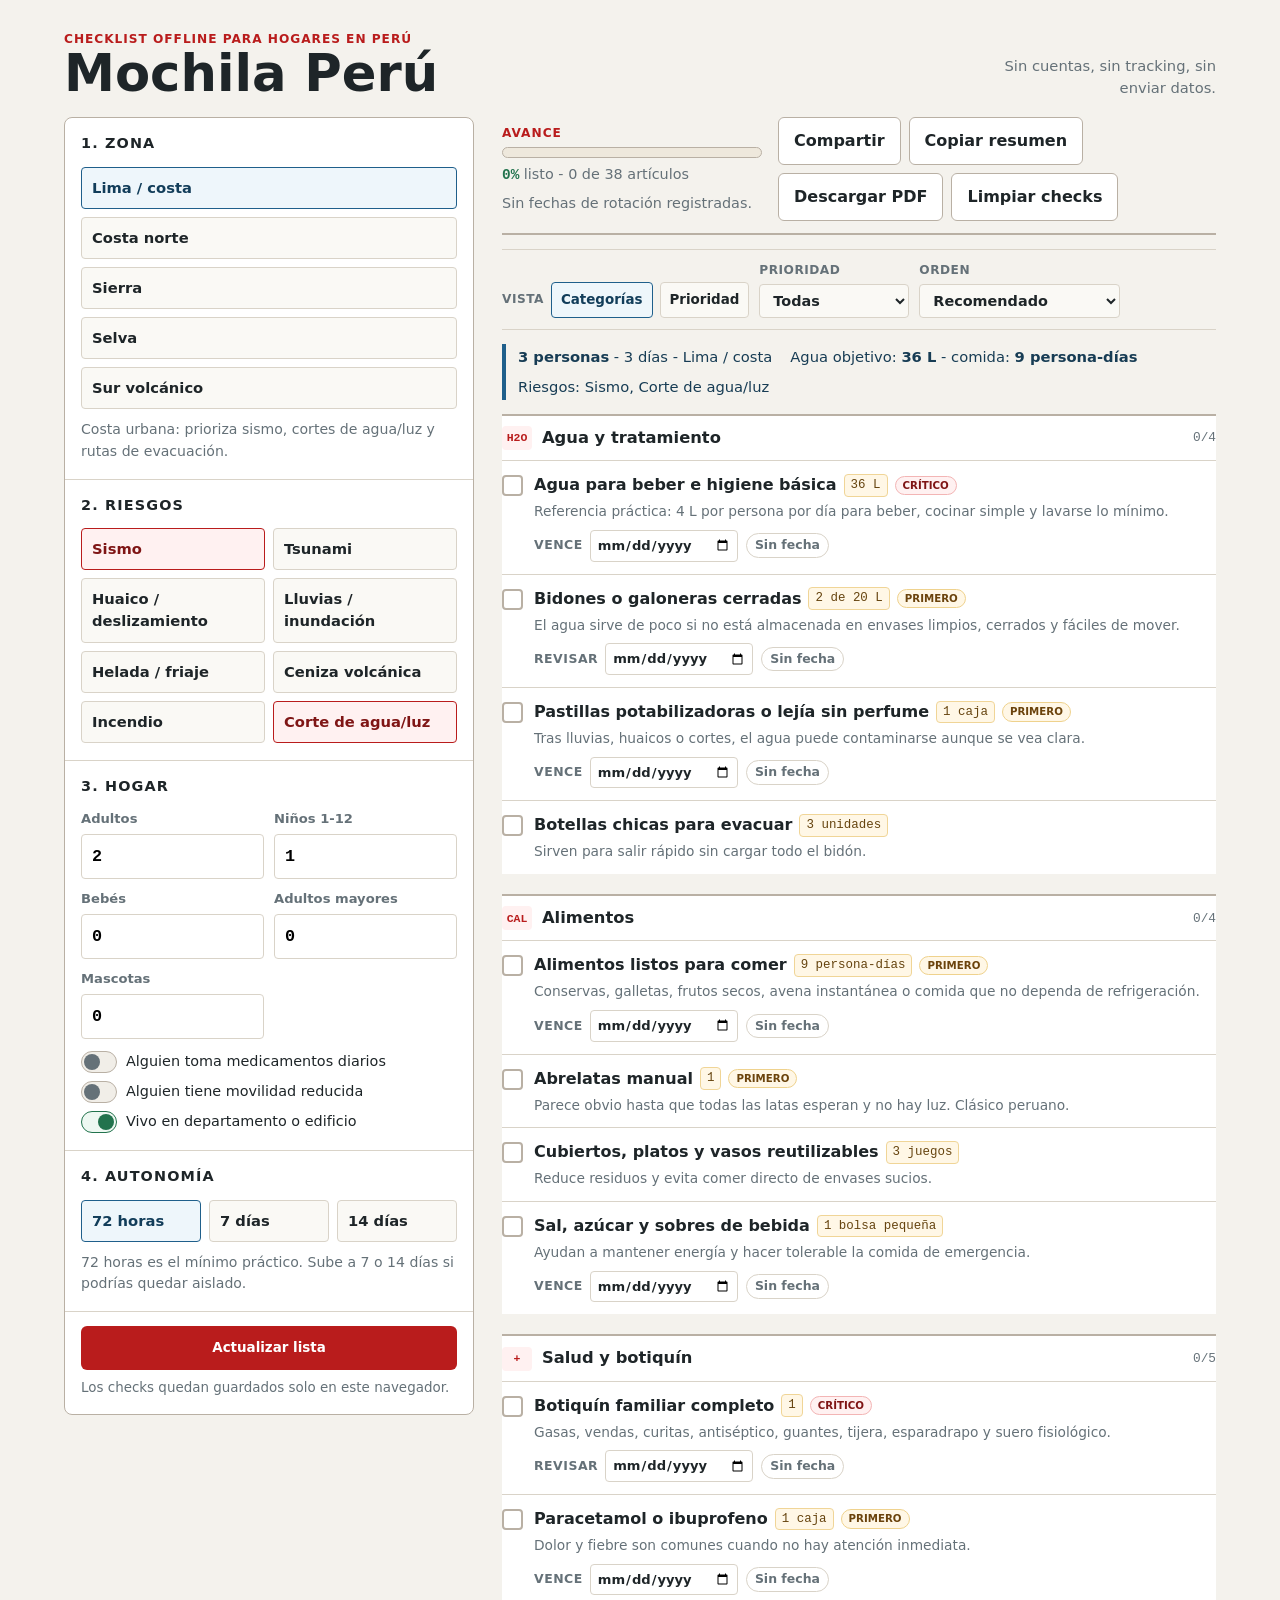
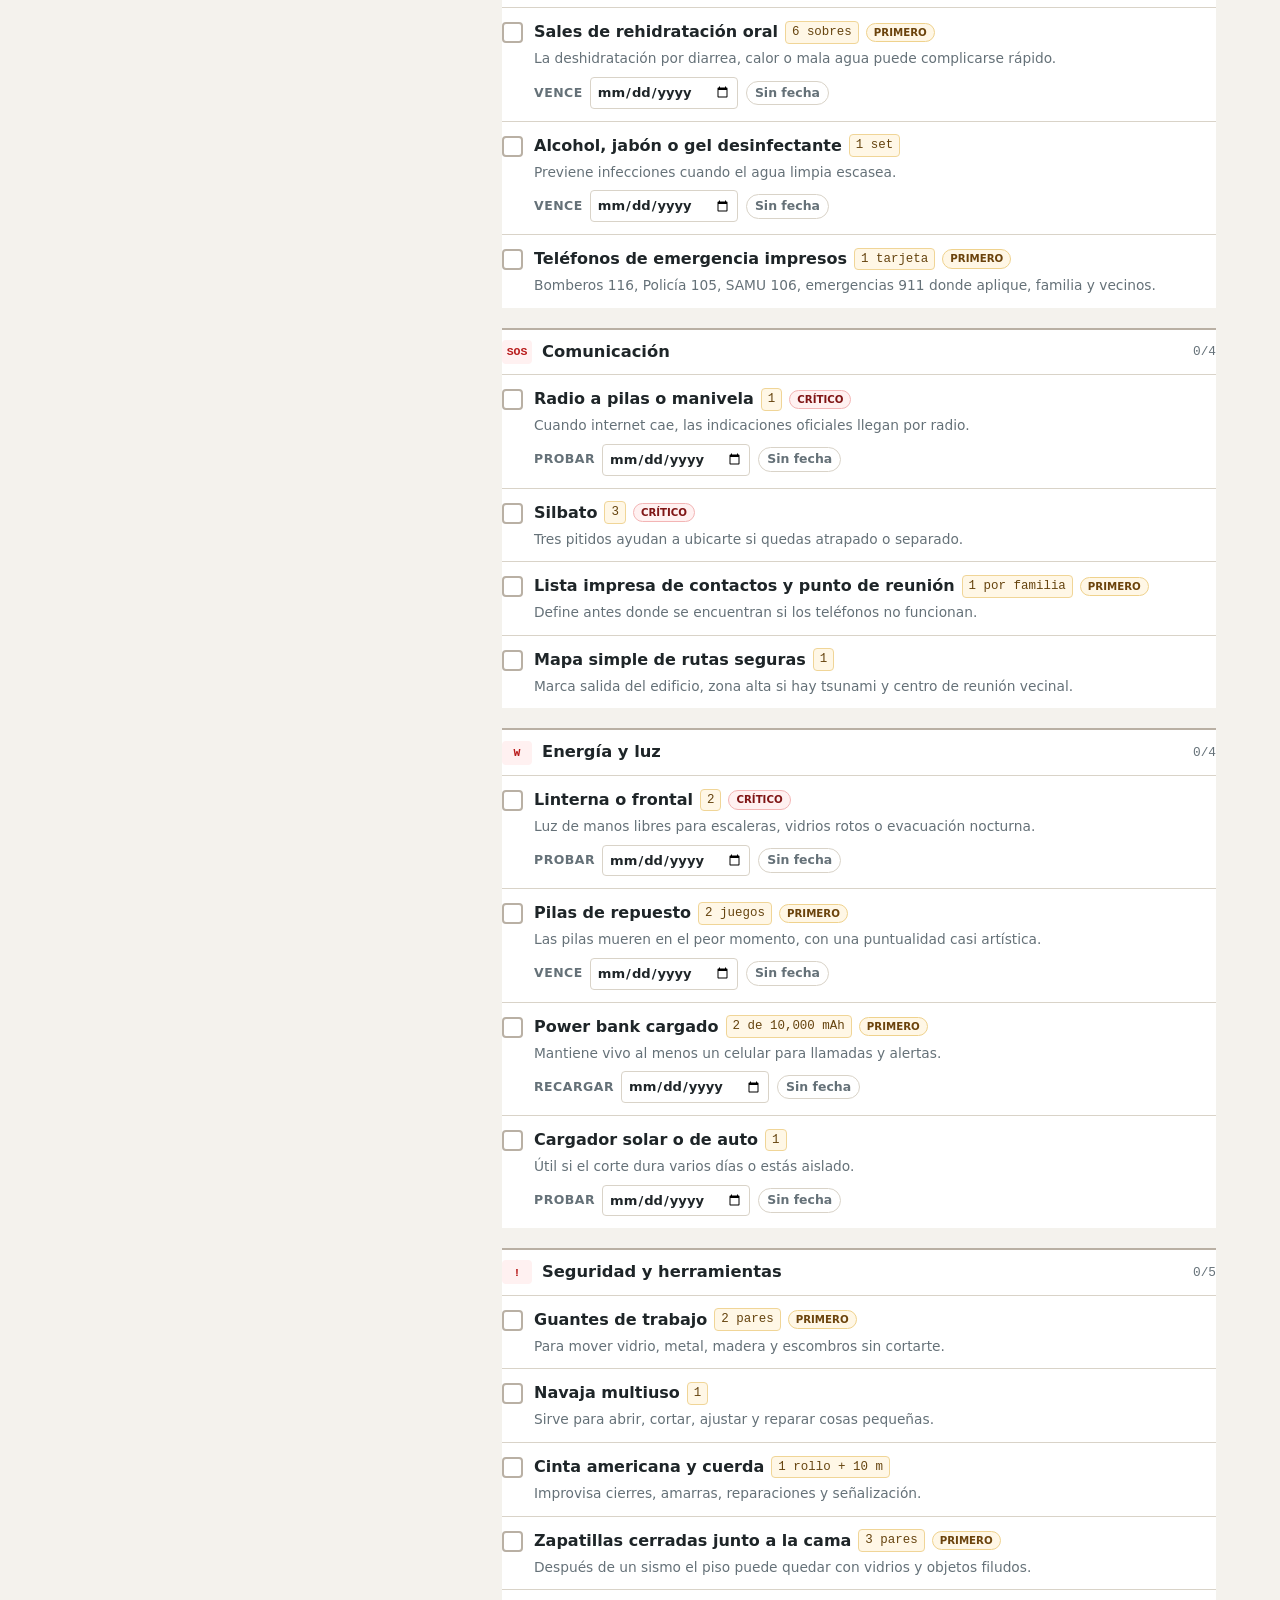
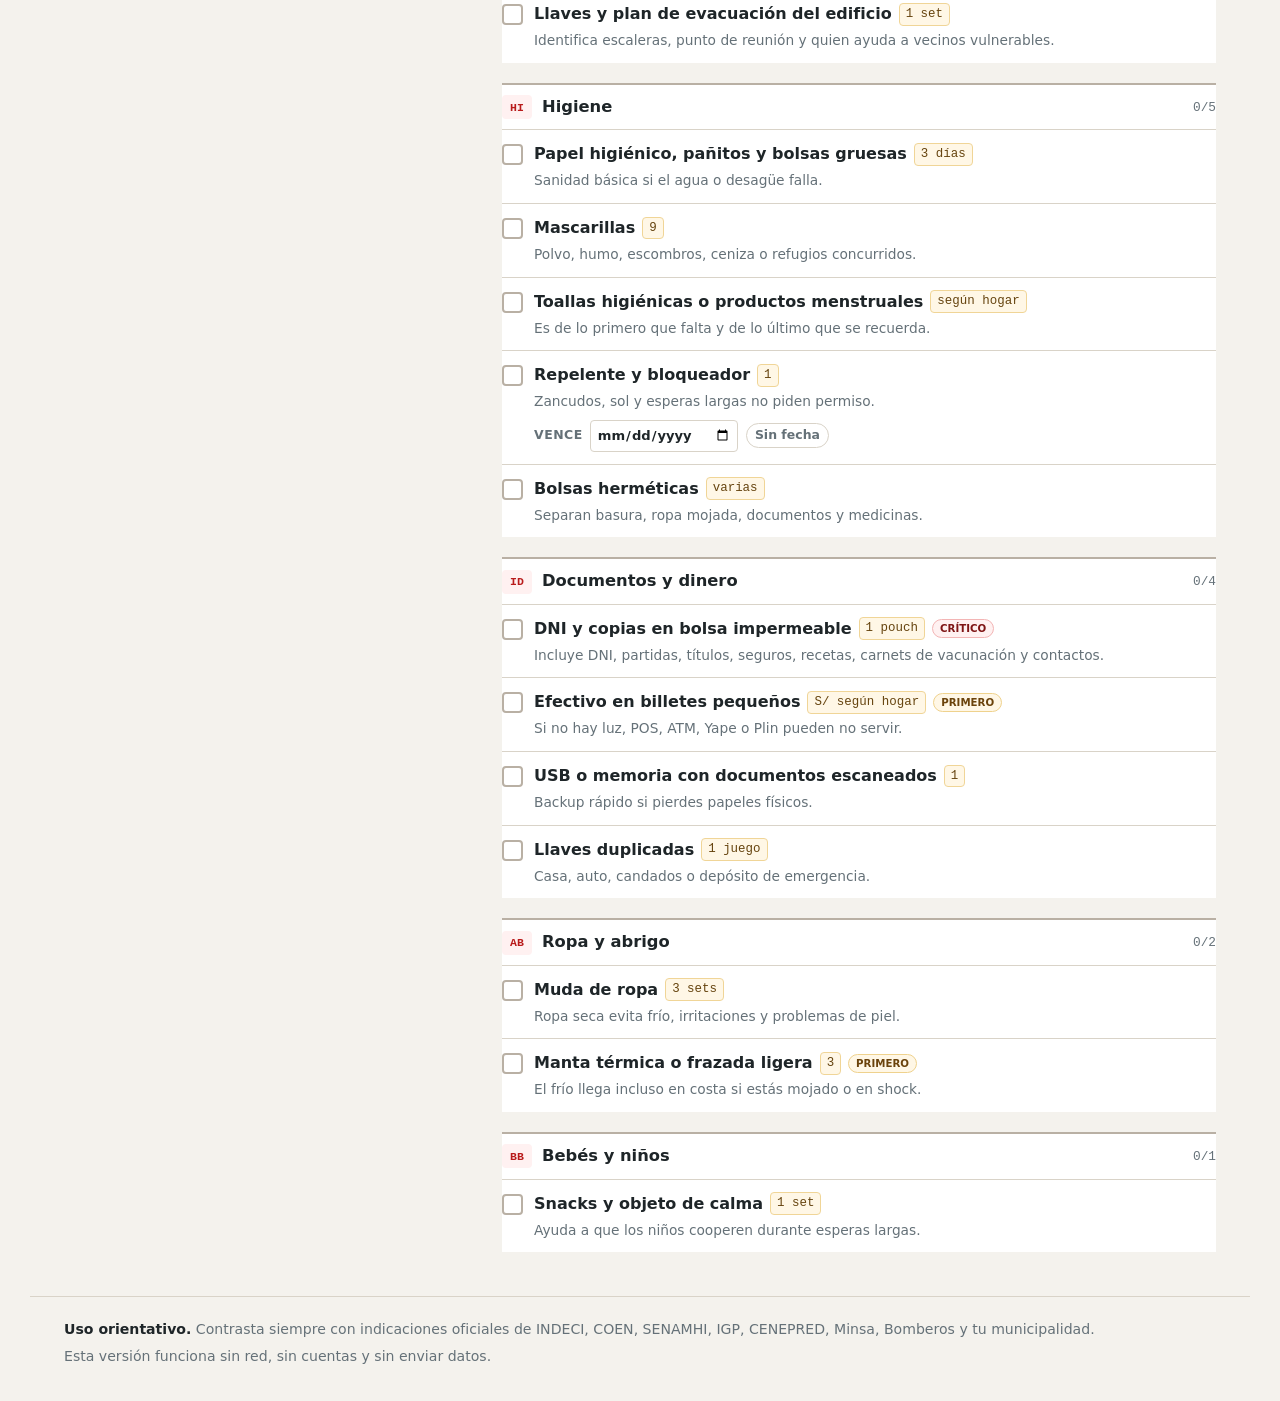
<file: index.html>
<!doctype html>
<html lang="es-PE">
<head>
  <meta charset="utf-8">
  <meta name="viewport" content="width=device-width, initial-scale=1">
  <meta http-equiv="Content-Security-Policy" content="default-src 'self'; connect-src 'none'; img-src 'self' data:; base-uri 'none'; form-action 'none'; object-src 'none'">
  <title>Mochila Perú - checklist familiar de emergencia</title>
  <meta name="description" content="Calcula una mochila de emergencia y caja de reserva para hogares en Perú según zona, riesgos, familia y días de autonomía. Privado, imprimible y offline.">
  <meta name="color-scheme" content="light">
  <link rel="canonical" href="https://mochila-peru.pages.dev/">
  <meta name="robots" content="index, follow, max-image-preview:large">
  <meta name="author" content="Gumorenos">
  <meta name="keywords" content="mochila de emergencia Perú, kit de emergencia, INDECI, sismo Perú, huaico, tsunami, friaje, ceniza volcánica">
  <meta name="theme-color" content="#f7f4ee">

  <meta property="og:type" content="website">
  <meta property="og:site_name" content="Mochila Perú">
  <meta property="og:title" content="Mochila Perú - checklist familiar de emergencia">
  <meta property="og:description" content="Checklist peruano para preparar mochila de emergencia y caja de reserva según zona, riesgos y hogar.">
  <meta property="og:url" content="https://mochila-peru.pages.dev/">
  <meta property="og:locale" content="es_PE">
  <meta property="og:image" content="https://mochila-peru.pages.dev/og-mochila-peru.png">
  <meta property="og:image:secure_url" content="https://mochila-peru.pages.dev/og-mochila-peru.png">
  <meta property="og:image:type" content="image/png">
  <meta property="og:image:width" content="1200">
  <meta property="og:image:height" content="630">
  <meta property="og:image:alt" content="Mochila Perú - checklist familiar de emergencia">
  <meta name="twitter:card" content="summary_large_image">
  <meta name="twitter:title" content="Mochila Perú - checklist familiar de emergencia">
  <meta name="twitter:description" content="Checklist peruano para preparar mochila de emergencia y caja de reserva según zona, riesgos y hogar.">
  <meta name="twitter:image" content="https://mochila-peru.pages.dev/og-mochila-peru.png">

  <link rel="stylesheet" href="styles.css">
  <link rel="icon" href="favicon.svg" type="image/svg+xml">
  <link rel="apple-touch-icon" href="apple-touch-icon.png">
  <link rel="manifest" href="manifest.webmanifest">

  <script type="application/ld+json">
  {
    "@context": "https://schema.org",
    "@type": "WebApplication",
    "name": "Mochila Perú",
    "description": "Checklist familiar de emergencia para hogares en Perú. Calcula cantidades según familia, zona, riesgos y días de autonomía.",
    "url": "https://mochila-peru.pages.dev/",
    "applicationCategory": "UtilitiesApplication",
    "operatingSystem": "Any",
    "isAccessibleForFree": true,
    "license": "https://opensource.org/licenses/MIT",
    "inLanguage": "es-PE"
  }
  </script>
</head>
<body>
  <a class="skip-link" href="#lista">Saltar a la lista</a>

  <header class="topbar">
    <div>
      <p class="eyebrow">Checklist offline para hogares en Perú</p>
      <h1>Mochila Perú</h1>
    </div>
    <p class="topbar__note">Sin cuentas, sin tracking, sin enviar datos.</p>
  </header>

  <main class="layout">
    <form class="controls" id="controls" novalidate>
      <section class="panel">
        <h2>1. Zona</h2>
        <div class="segmented" role="radiogroup" aria-label="Zona del hogar">
          <label class="seg"><input type="radio" name="zone" value="lima-costa" checked><span>Lima / costa</span></label>
          <label class="seg"><input type="radio" name="zone" value="costa-norte"><span>Costa norte</span></label>
          <label class="seg"><input type="radio" name="zone" value="sierra"><span>Sierra</span></label>
          <label class="seg"><input type="radio" name="zone" value="selva"><span>Selva</span></label>
          <label class="seg"><input type="radio" name="zone" value="sur-volcanico"><span>Sur volcánico</span></label>
        </div>
        <p class="hint" id="zoneHint">Costa urbana: prioriza sismo, cortes de agua/luz y rutas de evacuación.</p>
      </section>

      <section class="panel">
        <h2>2. Riesgos</h2>
        <div class="chips" id="hazards">
          <label class="chip"><input type="checkbox" name="hazard" value="sismo" checked><span>Sismo</span></label>
          <label class="chip"><input type="checkbox" name="hazard" value="tsunami"><span>Tsunami</span></label>
          <label class="chip"><input type="checkbox" name="hazard" value="huaico"><span>Huaico / deslizamiento</span></label>
          <label class="chip"><input type="checkbox" name="hazard" value="lluvias"><span>Lluvias / inundación</span></label>
          <label class="chip"><input type="checkbox" name="hazard" value="friaje"><span>Helada / friaje</span></label>
          <label class="chip"><input type="checkbox" name="hazard" value="ceniza"><span>Ceniza volcánica</span></label>
          <label class="chip"><input type="checkbox" name="hazard" value="incendio"><span>Incendio</span></label>
          <label class="chip"><input type="checkbox" name="hazard" value="corte" checked><span>Corte de agua/luz</span></label>
        </div>
      </section>

      <section class="panel panel--wide">
        <h2>3. Hogar</h2>
        <div class="counts">
          <label>Adultos<input type="number" id="adults" min="0" max="30" value="2" inputmode="numeric"></label>
          <label>Niños 1-12<input type="number" id="children" min="0" max="30" value="1" inputmode="numeric"></label>
          <label>Bebés<input type="number" id="infants" min="0" max="10" value="0" inputmode="numeric"></label>
          <label>Adultos mayores<input type="number" id="elderly" min="0" max="20" value="0" inputmode="numeric"></label>
          <label>Mascotas<input type="number" id="pets" min="0" max="20" value="0" inputmode="numeric"></label>
        </div>
        <div class="toggles">
          <label class="toggle"><input type="checkbox" name="meds"><span>Alguien toma medicamentos diarios</span></label>
          <label class="toggle"><input type="checkbox" name="mobility"><span>Alguien tiene movilidad reducida</span></label>
          <label class="toggle"><input type="checkbox" name="apartment" checked><span>Vivo en departamento o edificio</span></label>
        </div>
      </section>

      <section class="panel">
        <h2>4. Autonomía</h2>
        <div class="segmented segmented--days" role="radiogroup" aria-label="Días de autonomía">
          <label class="seg"><input type="radio" name="days" value="3" checked><span>72 horas</span></label>
          <label class="seg"><input type="radio" name="days" value="7"><span>7 días</span></label>
          <label class="seg"><input type="radio" name="days" value="14"><span>14 días</span></label>
        </div>
        <p class="hint">72 horas es el mínimo práctico. Sube a 7 o 14 días si podrías quedar aislado.</p>
      </section>

      <div class="controls__action">
        <button type="submit" class="btn btn--primary">Actualizar lista</button>
        <span>Los checks quedan guardados solo en este navegador.</span>
      </div>
    </form>

    <section class="results" id="lista">
      <div class="status" aria-labelledby="statusHeading">
        <div>
          <p class="eyebrow" id="statusHeading">Avance</p>
          <div class="meter">
            <div class="meter__track"><div class="meter__fill" id="meterFill"></div></div>
            <p><strong id="meterPct">0%</strong> listo - <span id="meterCount">0 de 0</span> artículos</p>
            <p class="expiry-summary" id="expirySummary">Sin fechas de rotación registradas.</p>
          </div>
        </div>
        <div class="status__actions">
          <button type="button" class="btn btn--ghost" id="shareBtn">Compartir</button>
          <button type="button" class="btn btn--ghost" id="summaryBtn">Copiar resumen</button>
          <button type="button" class="btn btn--ghost" id="printBtn">Descargar PDF</button>
          <button type="button" class="btn btn--ghost" id="resetBtn">Limpiar checks</button>
        </div>
      </div>
      <section class="list-tools" aria-label="Controles de lista">
        <div class="list-tools__group">
          <span>Vista</span>
          <label><input type="radio" name="viewMode" value="category" checked><span>Categorías</span></label>
          <label><input type="radio" name="viewMode" value="priority"><span>Prioridad</span></label>
        </div>
        <label class="select-control">
          Prioridad
          <select id="priorityFilter">
            <option value="all">Todas</option>
            <option value="crítico">Crítico</option>
            <option value="primero">Primero</option>
            <option value="normal">Sin marca</option>
          </select>
        </label>
        <label class="select-control">
          Orden
          <select id="sortMode">
            <option value="recommended">Recomendado</option>
            <option value="priority">Prioridad</option>
            <option value="expiry">Vencimiento</option>
            <option value="pending">Pendientes primero</option>
          </select>
        </label>
      </section>
      <section class="summary" id="summary" aria-live="polite"></section>
      <section class="kit" id="checklist" aria-label="Checklist de emergencia"></section>
    </section>
  </main>

  <footer class="foot">
    <p><strong>Uso orientativo.</strong> Contrasta siempre con indicaciones oficiales de INDECI, COEN, SENAMHI, IGP, CENEPRED, Minsa, Bomberos y tu municipalidad.</p>
    <p>Esta versión funciona sin red, sin cuentas y sin enviar datos.</p>
  </footer>

  <script src="pdf-generator.js" defer></script>
  <script src="app.js" defer></script>
</body>
</html>
</file>
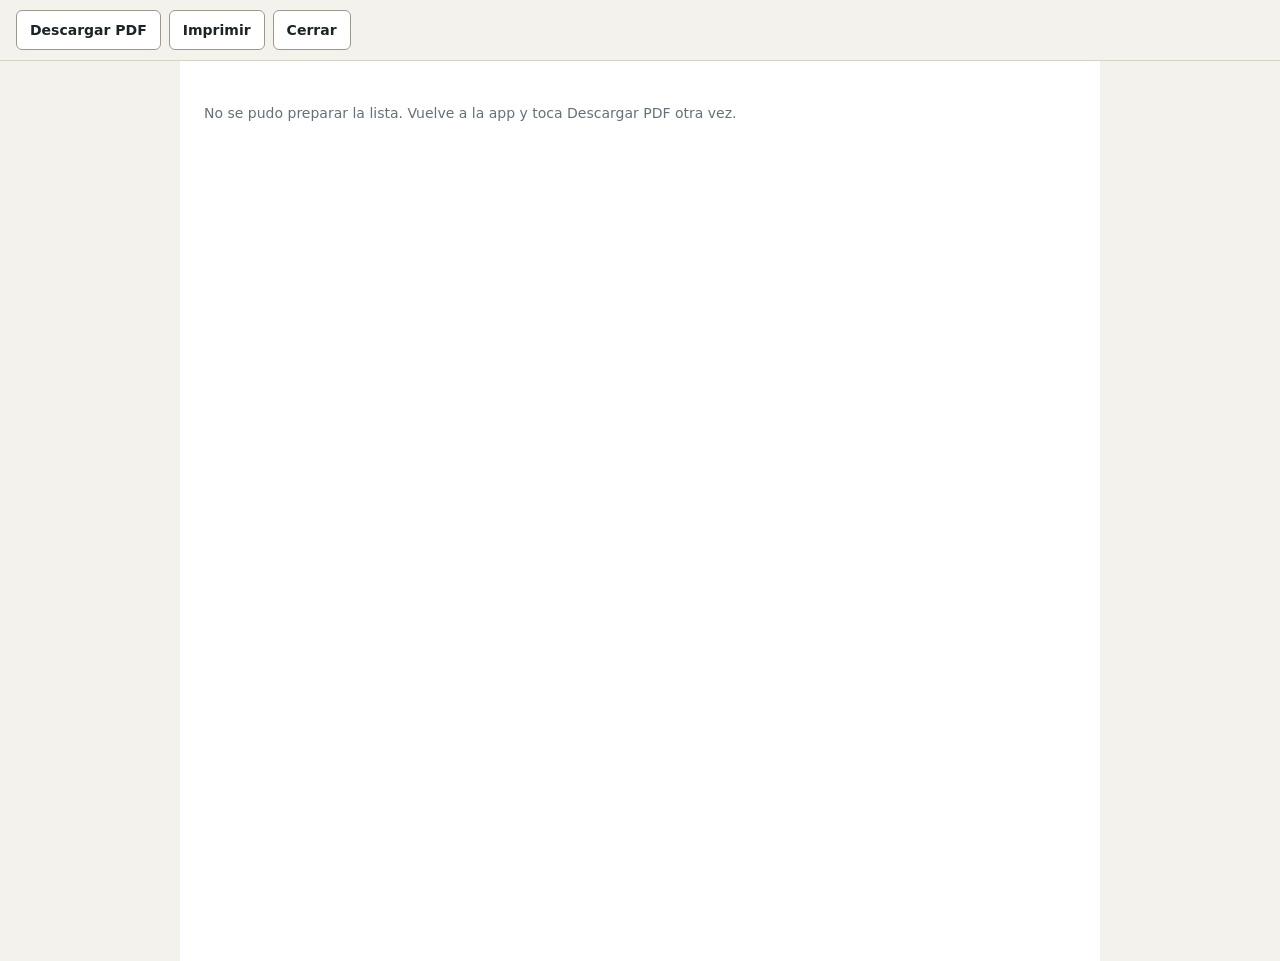
<file: pdf.html>
<!doctype html>
<html lang="es-PE">
<head>
  <meta charset="utf-8">
  <meta name="viewport" content="width=device-width, initial-scale=1">
  <meta http-equiv="Content-Security-Policy" content="default-src 'self'; connect-src 'none'; img-src 'self' data:; style-src 'self'; script-src 'self'; base-uri 'none'; form-action 'none'; object-src 'none'">
  <title>Mochila Perú - PDF</title>
  <meta name="robots" content="noindex, nofollow">
  <link rel="icon" href="favicon.svg" type="image/svg+xml">
  <link rel="stylesheet" href="print.css">
  <script src="pdf-generator.js" defer></script>
  <script src="print.js" defer></script>
</head>
<body>
  <div class="actions" aria-label="Acciones del PDF">
    <button type="button" id="savePdf">Descargar PDF</button>
    <button type="button" id="printPdf">Imprimir</button>
    <button type="button" id="closePdf">Cerrar</button>
  </div>
  <main class="sheet" id="sheet" aria-live="polite">
    <p class="loading">Preparando lista...</p>
  </main>
</body>
</html>
</file>
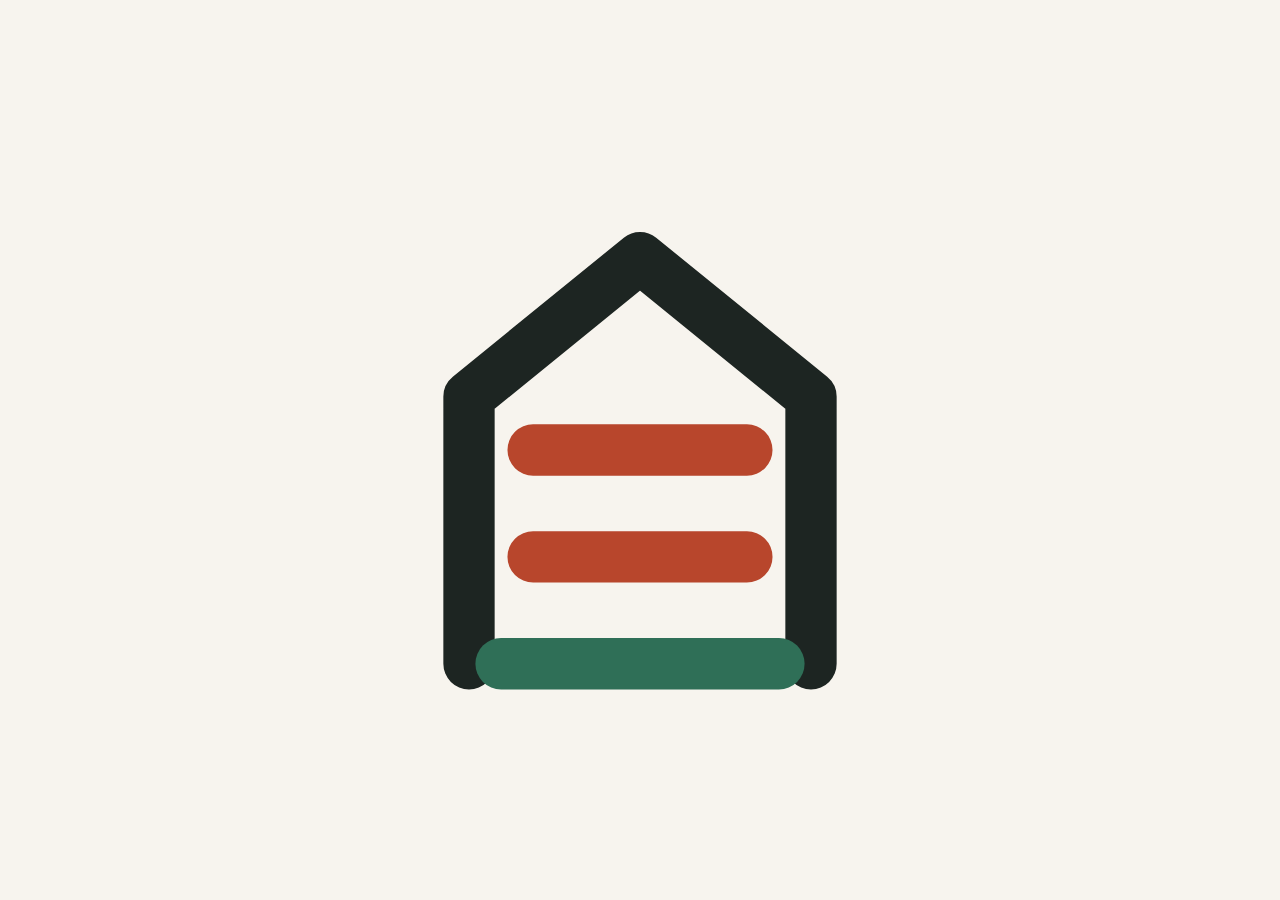
<file: assets/icon.html>
<!doctype html>
<html lang="es-PE">
<head>
<meta charset="utf-8">
<style>
  * { box-sizing: border-box; margin: 0; padding: 0; }
  html, body { width: 100%; height: 100%; overflow: hidden; background: #f7f4ee; }
  body { display: grid; place-items: center; }
  .mark {
    width: 76vmin; height: 76vmin;
    display: block;
  }
</style>
</head>
<body>
  <svg class="mark" viewBox="0 0 32 32" aria-hidden="true">
    <path d="M8 26V13.5L16 7l8 6.5V26" fill="none" stroke="#1d2522" stroke-width="2.4" stroke-linecap="round" stroke-linejoin="round"/>
    <path d="M11 16h10M11 21h10" fill="none" stroke="#b8462c" stroke-width="2.4" stroke-linecap="round"/>
    <path d="M9.5 26h13" fill="none" stroke="#2f6f57" stroke-width="2.4" stroke-linecap="round"/>
  </svg>
</body>
</html>
</file>
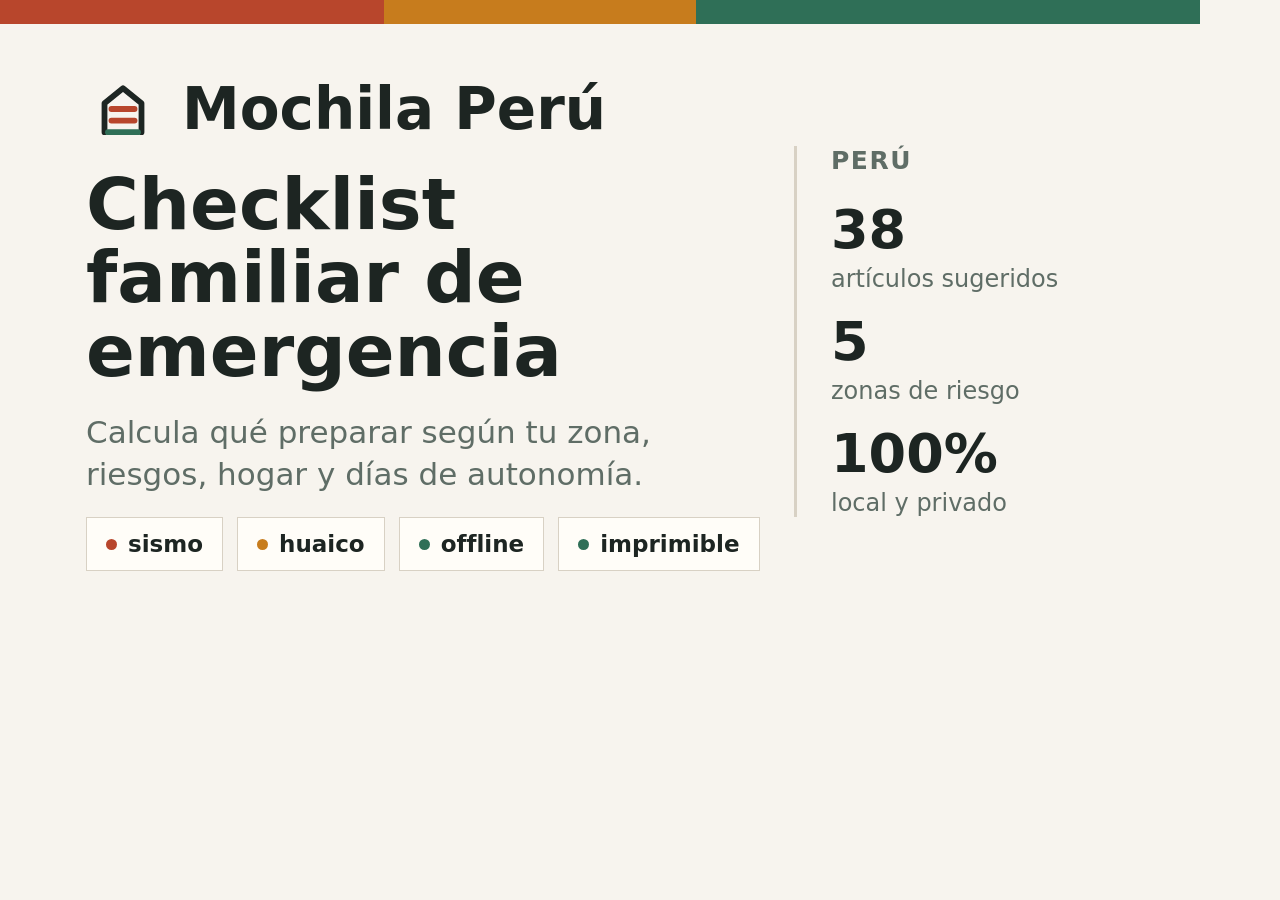
<file: assets/og.html>
<!doctype html>
<html lang="es-PE">
<head>
<meta charset="utf-8">
<style>
  :root {
    --ink:     #1d2522;
    --muted:   #5f6d66;
    --paper:   #f7f4ee;
    --surface: #fffdf8;
    --line:    #d8d1c4;
    --signal:  #b8462c;
    --go:      #2f6f57;
    --amber:   #c77c1d;
    --sans: system-ui, -apple-system, "Segoe UI", Roboto, Helvetica, Arial, sans-serif;
  }
  * { box-sizing: border-box; margin: 0; padding: 0; }
  html, body {
    width: 1200px; height: 630px;
    overflow: hidden;
  }
  body {
    position: relative;
    background: var(--paper);
    font-family: var(--sans);
    color: var(--ink);
    -webkit-font-smoothing: antialiased;
  }

  .band {
    position: absolute;
    inset: 0 0 auto;
    height: 24px;
    background: linear-gradient(90deg, var(--signal) 0 32%, var(--amber) 32% 58%, var(--go) 58% 100%);
  }

  .frame {
    position: absolute; inset: 0;
    padding: 72px 86px 66px;
    display: grid;
    grid-template-columns: 1fr 320px;
    grid-template-rows: auto 1fr auto;
    column-gap: 76px;
  }

  .brand {
    grid-column: 1 / -1;
    display: flex;
    align-items: center;
    gap: 22px;
  }
  .mark {
    width: 74px;
    height: 74px;
    display: block;
  }
  .wordmark {
    font-size: 58px;
    font-weight: 780;
    letter-spacing: 0;
    line-height: 1;
    color: var(--ink);
  }

  .headline {
    align-self: center;
    max-width: 730px;
  }
  .headline h1 {
    font-size: 72px;
    font-weight: 760;
    letter-spacing: 0;
    line-height: 1.02;
    color: var(--ink);
  }
  .headline p {
    margin-top: 24px;
    font-size: 31px;
    font-weight: 500;
    letter-spacing: 0;
    color: var(--muted);
    line-height: 1.34;
    max-width: 35ch;
  }

  .panel {
    align-self: center;
    border-left: 3px solid var(--line);
    padding-left: 34px;
  }

  .panel h2 {
    font-size: 25px;
    font-weight: 760;
    letter-spacing: 0.06em;
    text-transform: uppercase;
    color: var(--muted);
  }

  .stats {
    margin-top: 28px;
    display: grid;
    gap: 22px;
  }

  .stat strong {
    display: block;
    font-size: 54px;
    line-height: 1;
    color: var(--ink);
  }

  .stat span {
    display: block;
    margin-top: 8px;
    font-size: 24px;
    color: var(--muted);
  }

  .chips {
    grid-column: 1 / -1;
    display: flex;
    align-items: center;
    gap: 14px;
  }
  .chip {
    display: inline-flex;
    align-items: center;
    gap: 11px;
    padding: 13px 19px;
    border: 1px solid var(--line);
    background: var(--surface);
    font-size: 23px;
    font-weight: 640;
    letter-spacing: 0;
    color: var(--ink);
  }
  .chip .dot {
    width: 11px;
    height: 11px;
    border-radius: 50%;
  }
  .chip .dot--red { background: var(--signal); }
  .chip .dot--amber { background: var(--amber); }
  .chip .dot--green { background: var(--go); }
</style>
</head>
<body>
  <div class="band"></div>

  <div class="frame">
    <div class="brand">
      <svg class="mark" viewBox="0 0 32 32" aria-hidden="true">
        <path d="M8 26V13.5L16 7l8 6.5V26" fill="none" stroke="#1d2522" stroke-width="2.5" stroke-linecap="round" stroke-linejoin="round"/>
        <path d="M11 16h10M11 21h10" fill="none" stroke="#b8462c" stroke-width="2.5" stroke-linecap="round"/>
        <path d="M9.5 26h13" fill="none" stroke="#2f6f57" stroke-width="2.5" stroke-linecap="round"/>
      </svg>
      <span class="wordmark">Mochila Perú</span>
    </div>

    <div class="headline">
      <h1>Checklist familiar de emergencia</h1>
      <p>Calcula qué preparar según tu zona, riesgos, hogar y días de autonomía.</p>
    </div>

    <div class="panel" aria-hidden="true">
      <h2>Perú</h2>
      <div class="stats">
        <p class="stat"><strong>38</strong><span>artículos sugeridos</span></p>
        <p class="stat"><strong>5</strong><span>zonas de riesgo</span></p>
        <p class="stat"><strong>100%</strong><span>local y privado</span></p>
      </div>
    </div>

    <div class="chips">
      <span class="chip"><span class="dot dot--red"></span>sismo</span>
      <span class="chip"><span class="dot dot--amber"></span>huaico</span>
      <span class="chip"><span class="dot dot--green"></span>offline</span>
      <span class="chip"><span class="dot dot--green"></span>imprimible</span>
    </div>
  </div>
</body>
</html>
</file>
<file: styles.css>
:root {
  --bg: #f4f2ed;
  --paper: #ffffff;
  --ink: #1e2528;
  --muted: #657178;
  --line: #d9d3c8;
  --line-strong: #b9b0a4;
  --red: #b91c1c;
  --red-soft: #fff1f1;
  --amber: #b7791f;
  --amber-soft: #fff7e6;
  --blue: #1f5f8b;
  --blue-soft: #eef6fb;
  --green: #22734d;
  --green-soft: #eef8f2;
  --radius: 8px;
  --wrap: 1220px;
  --sans: system-ui, -apple-system, "Segoe UI", Roboto, Helvetica, Arial, sans-serif;
  --mono: ui-monospace, "SF Mono", Menlo, Consolas, "Liberation Mono", monospace;
}

* { box-sizing: border-box; }
html { -webkit-text-size-adjust: 100%; }
body {
  margin: 0;
  background: var(--bg);
  color: var(--ink);
  font-family: var(--sans);
  font-size: 16px;
  line-height: 1.5;
}
h1, h2, h3, p { margin: 0; }
h1 { font-size: clamp(2rem, 4vw, 3.25rem); line-height: 1; letter-spacing: 0; }
h2 { font-size: .9rem; text-transform: uppercase; letter-spacing: .08em; }
h3 { font-size: 1.02rem; letter-spacing: 0; }
button, input { font: inherit; }

.skip-link {
  position: absolute;
  left: 12px;
  top: -50px;
  padding: 9px 13px;
  background: var(--ink);
  color: #fff;
  border-radius: 6px;
  z-index: 50;
}
.skip-link:focus { top: 12px; }
:focus-visible { outline: 3px solid var(--blue); outline-offset: 2px; }

.topbar {
  max-width: var(--wrap);
  margin: 0 auto;
  padding: 30px clamp(16px, 4vw, 34px) 18px;
  display: flex;
  align-items: end;
  justify-content: space-between;
  gap: 18px;
}
.eyebrow {
  color: var(--red);
  font-weight: 800;
  font-size: .76rem;
  letter-spacing: .08em;
  text-transform: uppercase;
}
.topbar__note {
  max-width: 260px;
  color: var(--muted);
  font-size: .92rem;
  text-align: right;
}

.layout {
  max-width: var(--wrap);
  margin: 0 auto;
  padding: 0 clamp(16px, 4vw, 34px) 34px;
  display: grid;
  grid-template-columns: minmax(300px, 410px) minmax(0, 1fr);
  gap: 28px;
  align-items: start;
}

.controls {
  position: sticky;
  top: 14px;
  display: block;
  background: var(--paper);
  border: 1px solid var(--line-strong);
  border-radius: var(--radius);
}
.panel {
  padding: 15px 16px 17px;
  border-bottom: 1px solid var(--line);
}
.panel:last-of-type {
  border-bottom: 0;
}
.hint {
  margin-top: 10px;
  color: var(--muted);
  font-size: .88rem;
}

.segmented {
  display: grid;
  gap: 8px;
  margin-top: 12px;
}
.segmented--days { grid-template-columns: repeat(3, 1fr); }
.seg, .chip, .toggle { position: relative; display: block; }
.seg input, .chip input, .toggle input {
  position: absolute;
  inset: 0;
  opacity: 0;
  margin: 0;
  cursor: pointer;
}
.seg span, .chip span {
  display: block;
  border: 1px solid var(--line);
  border-radius: 4px;
  background: #faf9f5;
  padding: 9px 10px;
  color: var(--ink);
  font-weight: 650;
  font-size: .92rem;
}
.seg input:checked + span {
  border-color: var(--blue);
  background: var(--blue-soft);
  color: #123d5a;
}
.chips {
  display: grid;
  grid-template-columns: repeat(2, minmax(0, 1fr));
  gap: 8px;
  margin-top: 12px;
}
.chip input:checked + span {
  border-color: var(--red);
  background: var(--red-soft);
  color: #7f1515;
}

.counts {
  display: grid;
  grid-template-columns: repeat(2, minmax(0, 1fr));
  gap: 10px;
  margin-top: 12px;
}
.counts label {
  color: var(--muted);
  font-size: .82rem;
  font-weight: 700;
}
.counts input {
  width: 100%;
  margin-top: 5px;
  border: 1px solid var(--line);
  border-radius: 4px;
  padding: 9px 10px;
  font-family: var(--mono);
  font-size: 1.05rem;
}
.toggles {
  margin-top: 12px;
  display: grid;
  gap: 8px;
}
.toggle span {
  display: grid;
  grid-template-columns: 36px 1fr;
  gap: 9px;
  align-items: center;
  color: var(--ink);
  font-size: .9rem;
}
.toggle span::before {
  content: "";
  width: 34px;
  height: 20px;
  border-radius: 999px;
  border: 1px solid var(--line-strong);
  background: #f1eee8;
}
.toggle span::after {
  content: "";
  position: absolute;
  left: 3px;
  width: 16px;
  height: 16px;
  border-radius: 50%;
  background: var(--muted);
  transition: transform .15s ease, background .15s ease;
}
.toggle input:checked + span::before { background: var(--green-soft); border-color: var(--green); }
.toggle input:checked + span::after { transform: translateX(14px); background: var(--green); }

.controls__action {
  display: grid;
  gap: 8px;
  padding: 14px 16px 16px;
  border-top: 1px solid var(--line);
  color: var(--muted);
  font-size: .84rem;
}
.btn {
  border: 1px solid transparent;
  border-radius: 6px;
  padding: 11px 15px;
  font-weight: 800;
  cursor: pointer;
}
.btn--primary { background: var(--red); color: #fff; }
.btn--primary:hover { background: #991b1b; }
.btn--ghost { background: #fff; border-color: var(--line-strong); color: var(--ink); }
.btn--ghost:hover { background: #f4f0e9; }

.results { display: grid; gap: 14px; min-width: 0; }
.status {
  position: sticky;
  top: 14px;
  z-index: 10;
  display: flex;
  align-items: center;
  justify-content: space-between;
  gap: 16px;
  background: rgba(244,242,237,.94);
  border-bottom: 2px solid var(--line-strong);
  padding: 0 0 12px;
}
.meter { min-width: 260px; margin-top: 5px; }
.meter__track {
  height: 11px;
  border: 1px solid var(--line-strong);
  border-radius: 999px;
  overflow: hidden;
  background: #eee8dc;
}
.meter__fill {
  height: 100%;
  width: 0;
  background: var(--green);
  transition: width .25s ease;
}
.meter p { margin-top: 6px; color: var(--muted); font-size: .9rem; }
.meter strong { color: var(--green); font-family: var(--mono); }
.expiry-summary {
  color: var(--muted);
}
.expiry-summary.is-expired { color: var(--red); font-weight: 800; }
.expiry-summary.is-soon { color: var(--amber); font-weight: 800; }
.expiry-summary.is-watch { color: var(--blue); }
.expiry-summary.is-ok { color: var(--green); }
.status__actions { display: flex; gap: 8px; flex-wrap: wrap; }

.summary__bar {
  border-left: 4px solid var(--blue);
  padding: 2px 0 2px 12px;
  display: flex;
  gap: 8px 18px;
  flex-wrap: wrap;
  color: #173c54;
  font-size: .92rem;
}

.list-tools {
  display: flex;
  align-items: end;
  gap: 10px;
  flex-wrap: wrap;
  border-top: 1px solid var(--line);
  border-bottom: 1px solid var(--line);
  padding: 11px 0;
}
.list-tools__group {
  display: flex;
  align-items: center;
  gap: 7px;
  flex-wrap: wrap;
}
.list-tools__group > span,
.select-control {
  color: var(--muted);
  font-size: .76rem;
  font-weight: 850;
  text-transform: uppercase;
  letter-spacing: .04em;
}
.list-tools__group label {
  position: relative;
  display: block;
}
.list-tools__group input {
  position: absolute;
  inset: 0;
  opacity: 0;
  margin: 0;
  cursor: pointer;
}
.list-tools__group label span {
  display: block;
  border: 1px solid var(--line);
  border-radius: 4px;
  background: #faf9f5;
  padding: 7px 9px;
  color: var(--ink);
  font-size: .84rem;
  font-weight: 750;
  text-transform: none;
  letter-spacing: 0;
}
.list-tools__group input:checked + span {
  border-color: var(--blue);
  background: var(--blue-soft);
  color: #123d5a;
}
.select-control {
  display: grid;
  gap: 4px;
}
.select-control select {
  min-width: 150px;
  border: 1px solid var(--line);
  border-radius: 4px;
  background: #faf9f5;
  color: var(--ink);
  padding: 7px 9px;
  font: inherit;
  font-size: .9rem;
}

.kit {
  display: grid;
  gap: 20px;
}
.kit--priority {
  grid-template-columns: 1fr;
}
.empty {
  background: var(--paper);
  border: 1px solid var(--line-strong);
  border-radius: 4px;
  padding: 14px;
  color: var(--muted);
}
.cat {
  background: var(--paper);
  border-top: 2px solid var(--line-strong);
}
.cat__head {
  display: flex;
  align-items: center;
  gap: 10px;
  padding: 10px 0;
  border-bottom: 1px solid var(--line);
}
.cat__glyph {
  width: 30px;
  height: 24px;
  display: grid;
  place-items: center;
  border-radius: 4px;
  background: var(--red-soft);
  color: var(--red);
  font-family: var(--mono);
  font-size: .72rem;
  font-weight: 900;
}
.cat__count {
  margin-left: auto;
  color: var(--muted);
  font-family: var(--mono);
  font-size: .8rem;
}
.cat__list { list-style: none; padding: 0; margin: 0; }
.item {
  display: grid;
  grid-template-columns: auto 1fr;
  gap: 4px 11px;
  padding: 12px 0;
}
.item + .item { border-top: 1px solid var(--line); }
.item:hover { background: #faf9f5; }
.item.is-done { background: transparent; }
.item.is-done .item__name { text-decoration: line-through; color: var(--muted); }
.item__box { grid-row: 1 / 3; padding-top: 2px; }
.item__box input {
  appearance: none;
  width: 21px;
  height: 21px;
  margin: 0;
  border: 2px solid var(--line-strong);
  border-radius: 4px;
  display: grid;
  place-items: center;
  cursor: pointer;
}
.item__box input:checked { background: var(--green); border-color: var(--green); }
.item__box input:checked::after {
  content: "";
  width: 5px;
  height: 10px;
  border: solid #fff;
  border-width: 0 2px 2px 0;
  transform: rotate(45deg) translate(-1px, -1px);
}
.item__main { display: flex; align-items: center; gap: 7px; flex-wrap: wrap; }
.item__name { font-weight: 750; }
.item__qty {
  font-family: var(--mono);
  font-size: .78rem;
  color: #66440f;
  background: var(--amber-soft);
  border: 1px solid #f0d597;
  border-radius: 4px;
  padding: 1px 6px;
}
.tag {
  font-size: .64rem;
  font-weight: 900;
  text-transform: uppercase;
  border-radius: 999px;
  padding: 1px 7px;
}
.tag--critical { color: #7f1515; background: var(--red-soft); border: 1px solid #f3b5b5; }
.tag--first { color: #6b430c; background: var(--amber-soft); border: 1px solid #efd28d; }
.tag--cat { color: #173c54; background: var(--blue-soft); border: 1px solid #bdd7e9; }
.item__why {
  grid-column: 2;
  color: var(--muted);
  font-size: .86rem;
}
.item__expiry {
  grid-column: 2;
  display: flex;
  align-items: center;
  gap: 8px;
  flex-wrap: wrap;
  margin-top: 4px;
}
.item__expiry label {
  display: inline-flex;
  align-items: center;
  gap: 7px;
  color: var(--muted);
  font-size: .78rem;
  font-weight: 800;
  text-transform: uppercase;
  letter-spacing: .04em;
}
.item__expiry input {
  border: 1px solid var(--line);
  border-radius: 4px;
  padding: 4px 6px;
  color: var(--ink);
  background: #fff;
  font-size: .82rem;
}
.expiry-status {
  border: 1px solid var(--line);
  border-radius: 999px;
  padding: 2px 8px;
  color: var(--muted);
  background: #fff;
  font-size: .78rem;
  font-weight: 800;
}
.expiry-status.is-expired { color: var(--red); background: var(--red-soft); border-color: #f3b5b5; }
.expiry-status.is-soon { color: var(--amber); background: var(--amber-soft); border-color: #efd28d; }
.expiry-status.is-watch { color: var(--blue); background: var(--blue-soft); border-color: #bdd7e9; }
.expiry-status.is-ok { color: var(--green); background: var(--green-soft); border-color: #b9dfc8; }

.foot {
  border-top: 1px solid var(--line);
  max-width: var(--wrap);
  margin: 10px auto 0;
  padding: 22px clamp(16px, 4vw, 34px) 34px;
  color: var(--muted);
  font-size: .88rem;
  display: grid;
  gap: 6px;
}
.foot strong { color: var(--ink); }

@media (max-width: 980px) {
  .layout { grid-template-columns: 1fr; }
  .controls, .status { position: static; }
  .topbar { align-items: start; flex-direction: column; }
  .topbar__note { text-align: left; }
}
@media (max-width: 720px) {
  .kit { grid-template-columns: 1fr; }
  .status { align-items: stretch; flex-direction: column; }
  .status__actions .btn { flex: 1; }
}
@media (max-width: 520px) {
  .chips, .counts, .segmented--days { grid-template-columns: 1fr; }
  .meter { min-width: 0; }
}

@media print {
  body { background: #fff; color: #000; }
  .topbar, .controls, .status__actions, .skip-link { display: none !important; }
  .layout { display: block; max-width: none; padding: 0; }
  .status, .summary__bar, .cat { border-color: #000; }
  .status { position: static; margin-bottom: 10px; }
  .kit { display: block; }
  .cat { break-inside: avoid; margin-bottom: 10px; }
  .cat__head, .summary__bar { background: #fff; }
  .cat__glyph, .tag, .item__qty { border-color: #000; background: #fff; color: #000; }
  .item { break-inside: avoid; }
  .item__why, .foot, .meter p { color: #000; }
}
</file>
<file: print.css>
:root {
  --ink: #1d2427;
  --muted: #657178;
  --line: #d7d0c4;
  --line-strong: #9f978b;
  --bg: #f4f2ed;
  --paper: #ffffff;
  --red: #9f1d1d;
  --blue: #1f5f8b;
  --green: #22734d;
  --sans: system-ui, -apple-system, "Segoe UI", Roboto, Helvetica, Arial, sans-serif;
}

* { box-sizing: border-box; }
html { -webkit-text-size-adjust: 100%; }
body {
  margin: 0;
  color: var(--ink);
  background: var(--bg);
  font-family: var(--sans);
  font-size: 14px;
  line-height: 1.45;
}

.actions {
  position: sticky;
  top: 0;
  z-index: 10;
  display: flex;
  gap: 8px;
  padding: 10px 16px;
  background: rgba(244, 242, 237, .96);
  border-bottom: 1px solid var(--line);
}

button {
  border: 1px solid var(--line-strong);
  border-radius: 6px;
  background: #fff;
  color: var(--ink);
  padding: 9px 13px;
  font: inherit;
  font-weight: 800;
}

.sheet {
  width: min(920px, 100%);
  min-height: 100vh;
  margin: 0 auto;
  padding: 28px 24px 44px;
  background: var(--paper);
}

.loading,
.empty {
  color: var(--muted);
}

.title {
  margin: 0 0 14px;
  font-size: 34px;
  line-height: 1;
  letter-spacing: 0;
}

.meta {
  display: grid;
  grid-template-columns: repeat(5, minmax(0, 1fr));
  gap: 1px;
  margin: 0 0 14px;
  border: 1px solid var(--line);
  background: var(--line);
}

.meta__cell {
  min-width: 0;
  padding: 8px 9px;
  background: #fff;
}

.meta__label {
  display: block;
  color: var(--muted);
  font-size: 10px;
  font-weight: 800;
  letter-spacing: .06em;
  text-transform: uppercase;
}

.meta__value {
  display: block;
  margin-top: 2px;
  font-weight: 800;
  overflow-wrap: anywhere;
}

.hazards {
  margin: 0 0 24px;
  padding-left: 12px;
  border-left: 4px solid var(--blue);
  color: var(--muted);
}

.hazards strong {
  color: var(--ink);
}

.category {
  margin-top: 22px;
  break-inside: avoid;
}

.category__title {
  margin: 0;
  padding-bottom: 6px;
  border-bottom: 2px solid var(--line-strong);
  font-size: 15px;
  letter-spacing: .05em;
  text-transform: uppercase;
}

.items {
  margin: 0;
  padding: 0;
  list-style: none;
}

.item {
  display: grid;
  grid-template-columns: 86px minmax(0, 1fr);
  gap: 10px;
  padding: 10px 0;
  border-bottom: 1px solid var(--line);
  break-inside: avoid;
}

.ready {
  align-self: start;
  display: inline-block;
  min-width: 72px;
  padding: 3px 6px;
  border: 1px solid var(--line-strong);
  border-radius: 4px;
  color: var(--muted);
  font-size: 11px;
  font-weight: 800;
  text-align: center;
}

.ready--done {
  border-color: var(--green);
  color: var(--green);
}

.item__main {
  min-width: 0;
}

.item__line {
  display: flex;
  align-items: baseline;
  gap: 6px 8px;
  flex-wrap: wrap;
}

.item__name {
  font-weight: 850;
}

.pill {
  display: inline-flex;
  max-width: 100%;
  align-items: center;
  padding: 2px 7px;
  border: 1px solid var(--line-strong);
  border-radius: 999px;
  color: var(--muted);
  font-size: 11px;
  font-weight: 750;
  overflow-wrap: anywhere;
}

.pill--priority {
  color: var(--red);
}

.item__why {
  margin: 4px 0 0;
  color: var(--muted);
  font-size: 12px;
}

.note {
  margin: 26px 0 0;
  color: var(--muted);
  font-size: 11px;
}

@media (max-width: 640px) {
  body { font-size: 13px; }
  .sheet { padding: 22px 18px 36px; }
  .title { font-size: 30px; }
  .meta { grid-template-columns: repeat(2, minmax(0, 1fr)); }
  .item { grid-template-columns: 1fr; gap: 5px; }
  .ready { width: max-content; }
}

@page {
  margin: 14mm;
}

@media print {
  body {
    background: #fff;
    font-size: 11px;
  }
  .actions { display: none; }
  .sheet {
    width: 100%;
    min-height: 0;
    padding: 0;
  }
  .title { font-size: 26px; }
  .meta {
    grid-template-columns: repeat(5, minmax(0, 1fr));
  }
  .category { margin-top: 16px; }
  .item {
    grid-template-columns: 70px minmax(0, 1fr);
    padding: 7px 0;
  }
  .item__why { font-size: 10px; }
}
</file>
